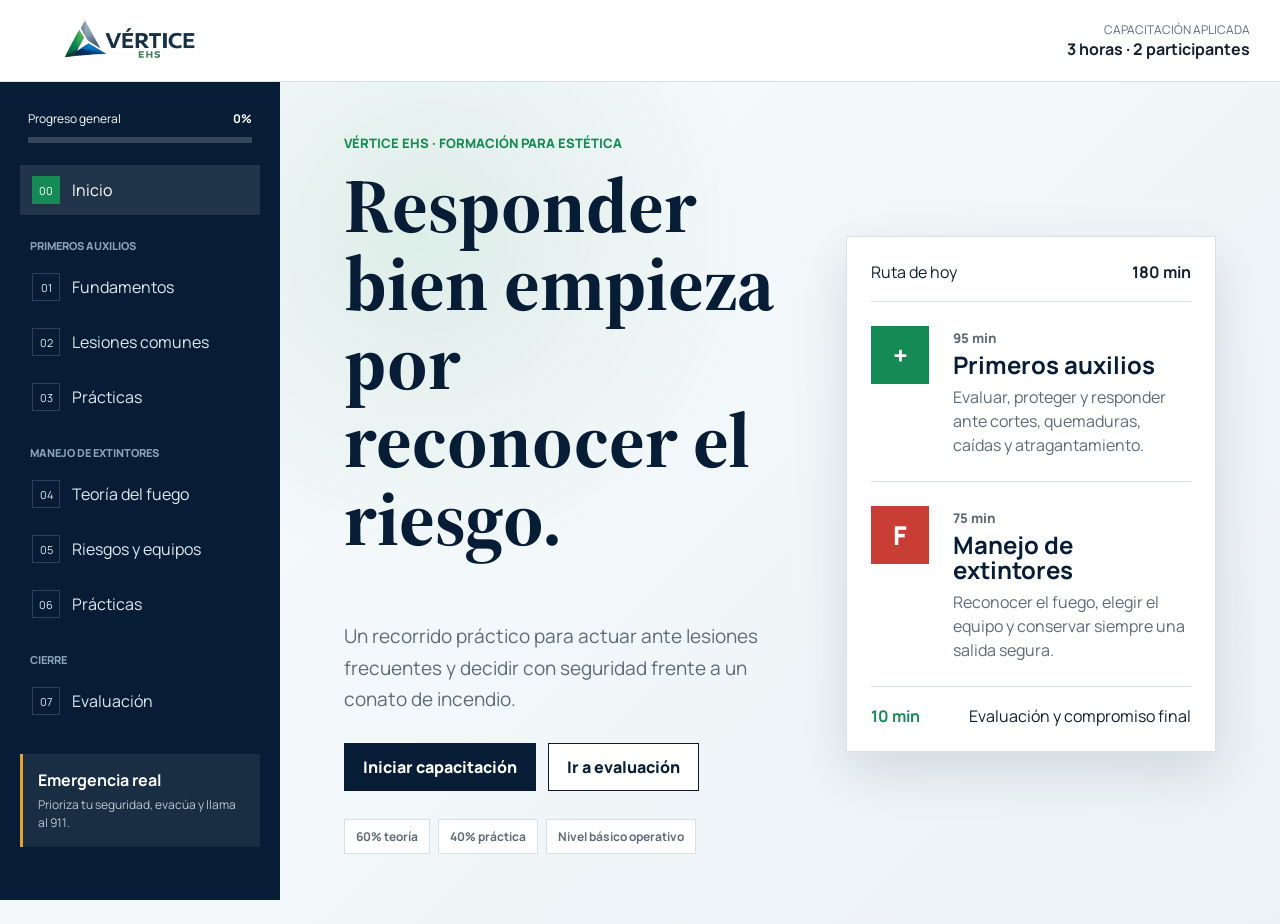
<file: index.html>
<!doctype html>
<html lang="es-MX">
<head>
  <meta charset="utf-8">
  <meta name="viewport" content="width=device-width, initial-scale=1">
  <meta name="theme-color" content="#071d35">
  <title>Vértice EHS | Primeros Auxilios y Manejo de Extintores</title>
  <meta name="description" content="Hub de capacitación Vértice EHS para primeros auxilios y manejo de extintores en una estética.">
  <link rel="preconnect" href="https://fonts.googleapis.com">
  <link rel="preconnect" href="https://fonts.gstatic.com" crossorigin>
  <link href="https://fonts.googleapis.com/css2?family=Manrope:wght@400;500;600;700;800&family=Source+Serif+4:opsz,wght@8..60,600;8..60,700&display=swap" rel="stylesheet">
  <link rel="stylesheet" href="styles.css">
</head>
<body>
  <header class="topbar">
    <a class="brand" href="#inicio" aria-label="Vértice EHS, inicio">
      <img src="assets/vertice-ehs-logo.png" alt="Vértice EHS">
    </a>
    <div class="session-meta">
      <span>Capacitación aplicada</span>
      <strong>3 horas · 2 participantes</strong>
    </div>
    <button class="menu-toggle" type="button" aria-label="Abrir menú" aria-expanded="false">☰</button>
  </header>

  <div class="app-shell">
    <aside class="course-nav" aria-label="Navegación del curso">
      <div class="nav-progress">
        <div><span>Progreso general</span><strong id="progressText">0%</strong></div>
        <div class="progress-track"><span id="progressBar"></span></div>
      </div>
      <nav>
        <button class="nav-link active" data-target="inicio"><span>00</span>Inicio</button>
        <p>Primeros auxilios</p>
        <button class="nav-link" data-target="pa-fundamentos"><span>01</span>Fundamentos</button>
        <button class="nav-link" data-target="pa-lesiones"><span>02</span>Lesiones comunes</button>
        <button class="nav-link" data-target="pa-practicas"><span>03</span>Prácticas</button>
        <p>Manejo de extintores</p>
        <button class="nav-link" data-target="ex-teoria"><span>04</span>Teoría del fuego</button>
        <button class="nav-link" data-target="ex-riesgos"><span>05</span>Riesgos y equipos</button>
        <button class="nav-link" data-target="ex-practicas"><span>06</span>Prácticas</button>
        <p>Cierre</p>
        <button class="nav-link" data-target="evaluacion"><span>07</span>Evaluación</button>
      </nav>
      <div class="emergency-note"><b>Emergencia real</b><span>Prioriza tu seguridad, evacúa y llama al 911.</span></div>
    </aside>

    <main>
      <section id="inicio" class="view active hero-view">
        <div class="hero-copy">
          <p class="kicker">Vértice EHS · Formación para estética</p>
          <h1>Responder bien empieza por reconocer el riesgo.</h1>
          <p class="lead">Un recorrido práctico para actuar ante lesiones frecuentes y decidir con seguridad frente a un conato de incendio.</p>
          <div class="hero-actions">
            <button class="primary" data-target="pa-fundamentos">Iniciar capacitación</button>
            <button class="secondary" data-target="evaluacion">Ir a evaluación</button>
          </div>
          <div class="audience-line"><span>60% teoría</span><span>40% práctica</span><span>Nivel básico operativo</span></div>
        </div>
        <div class="route-board" aria-label="Ruta de capacitación">
          <div class="route-head"><span>Ruta de hoy</span><strong>180 min</strong></div>
          <article class="route pa-route">
            <div class="route-icon">+</div>
            <div><small>95 min</small><h2>Primeros auxilios</h2><p>Evaluar, proteger y responder ante cortes, quemaduras, caídas y atragantamiento.</p></div>
          </article>
          <article class="route fire-route">
            <div class="route-icon">F</div>
            <div><small>75 min</small><h2>Manejo de extintores</h2><p>Reconocer el fuego, elegir el equipo y conservar siempre una salida segura.</p></div>
          </article>
          <div class="route-close"><b>10 min</b><span>Evaluación y compromiso final</span></div>
        </div>
      </section>

      <section id="pa-fundamentos" class="view">
        <header class="section-title"><p>Módulo 01 · 35 min</p><h2>Fundamentos y evaluación inicial</h2><span>La prioridad no es “hacer mucho”; es evitar que la situación empeore.</span></header>
        <div class="principle-grid">
          <article><b>P</b><h3>Proteger</h3><p>Observa electricidad, químicos, vidrio, calor y tránsito de personas antes de acercarte.</p></article>
          <article><b>A</b><h3>Avisar</h3><p>Pide apoyo, asigna a alguien la llamada al 911 y da ubicación, estado y riesgos.</p></article>
          <article><b>S</b><h3>Socorrer</h3><p>Actúa dentro de tu capacitación: controla sangrado, tranquiliza y vigila cambios.</p></article>
        </div>
        <div class="content-split">
          <article class="lesson-panel">
            <h3>Evaluación primaria</h3>
            <ol class="decision-list">
              <li><span>1</span><div><b>¿La escena es segura?</b><p>No te conviertas en otra víctima.</p></div></li>
              <li><span>2</span><div><b>¿Responde?</b><p>Habla fuerte, identifica cambios en conciencia.</p></div></li>
              <li><span>3</span><div><b>¿Respira normalmente?</b><p>Si no respira o solo jadea, activa 911 y RCP si estás capacitado.</p></div></li>
              <li><span>4</span><div><b>¿Hay sangrado grave?</b><p>Presión directa con material limpio y apoyo inmediato.</p></div></li>
            </ol>
          </article>
          <article class="salon-map">
            <div class="map-label">Estética · mapa de riesgos</div>
            <button class="risk-dot r1" data-tip="Tijeras y navajas: cortes y sangrado.">1</button>
            <button class="risk-dot r2" data-tip="Plancha, secadora y cera: quemaduras térmicas.">2</button>
            <button class="risk-dot r3" data-tip="Tintes y productos: irritación o salpicadura química.">3</button>
            <button class="risk-dot r4" data-tip="Cables y piso húmedo: caída y contacto eléctrico.">4</button>
            <div class="salon-scene"><span class="mirror"></span><span class="chair"></span><span class="counter"></span><span class="dryer"></span></div>
            <p id="riskTip">Selecciona un punto para revisar el riesgo.</p>
          </article>
        </div>
        <div class="red-flag"><strong>Llama al 911</strong><span>Dificultad respiratoria, pérdida de conciencia, sangrado que no cede, dolor intenso, convulsiones o quemadura extensa/profunda.</span></div>
      </section>

      <section id="pa-lesiones" class="view">
        <header class="section-title"><p>Módulo 02 · 30 min</p><h2>Lesiones comunes en una estética</h2><span>Protocolos cortos, seguros y fáciles de recordar.</span></header>
        <div class="scenario-tabs" role="tablist">
          <button class="scenario-tab active" data-scenario="corte">Corte</button>
          <button class="scenario-tab" data-scenario="quemadura">Quemadura</button>
          <button class="scenario-tab" data-scenario="quimico">Salpicadura</button>
          <button class="scenario-tab" data-scenario="caida">Caída</button>
        </div>
        <article class="scenario-detail" id="scenarioDetail"></article>
        <div class="two-columns">
          <article class="kit-panel">
            <h3>Botiquín mínimo recomendado</h3>
            <div class="kit-list">
              <label><input type="checkbox" data-progress="kit1"> Guantes desechables</label>
              <label><input type="checkbox" data-progress="kit2"> Gasas estériles y vendas</label>
              <label><input type="checkbox" data-progress="kit3"> Cinta médica y apósitos</label>
              <label><input type="checkbox" data-progress="kit4"> Solución salina / lavaojos</label>
              <label><input type="checkbox" data-progress="kit5"> Tijeras de punta roma</label>
              <label><input type="checkbox" data-progress="kit6"> Barrera para RCP y directorio de emergencias</label>
            </div>
          </article>
          <article class="dont-panel"><h3>Evita estas acciones</h3><ul><li>Hielo directo, mantequilla, pasta dental o pomadas caseras en quemaduras.</li><li>Retirar objetos incrustados o limpiar una herida profunda.</li><li>Dar alimentos o bebidas a una persona inconsciente.</li><li>Mover a alguien tras una caída fuerte si hay dolor de cuello o espalda.</li></ul></article>
        </div>
      </section>

      <section id="pa-practicas" class="view">
        <header class="section-title"><p>Módulo 03 · 30 min</p><h2>Prácticas de primeros auxilios</h2><span>Una participante ejecuta; la otra observa con el checklist. Después intercambian roles.</span></header>
        <div class="sim-grid">
          <article class="sim-card">
            <div class="sim-heading"><span>Práctica 1</span><h3>Atragantamiento consciente</h3></div>
            <div class="heimlich-visual"><div class="figure rescuer"></div><div class="figure victim"></div><div class="thrust" id="thrust"></div></div>
            <div class="ordered-actions" data-sequence="choking">
              <button data-step="1">Confirmar que no puede hablar, toser o respirar</button>
              <button data-step="2">Pedir ayuda y activar el 911</button>
              <button data-step="3">Aplicar golpes interescapulares según protocolo</button>
              <button data-step="4">Aplicar compresiones abdominales hacia adentro y arriba</button>
            </div>
            <p class="feedback" id="chokingFeedback">Selecciona el primer paso.</p>
          </article>
          <article class="sim-card">
            <div class="sim-heading"><span>Práctica 2</span><h3>Control de sangrado y vendaje</h3></div>
            <div class="bandage-visual"><div class="arm"><i></i><span></span><span></span><span></span></div></div>
            <div class="ordered-actions" data-sequence="bandage">
              <button data-step="1">Higiene de manos y guantes</button>
              <button data-step="2">Presión directa con gasa limpia</button>
              <button data-step="3">Fijar la gasa sin apretar demasiado</button>
              <button data-step="4">Revisar color, temperatura y sensibilidad</button>
            </div>
            <p class="feedback" id="bandageFeedback">Completa la secuencia correcta.</p>
          </article>
        </div>
      </section>

      <section id="ex-teoria" class="view">
        <header class="section-title"><p>Módulo 04 · 25 min</p><h2>Teoría del fuego y clases</h2><span>Para apagar un conato debes retirar al menos uno de los elementos que mantienen el fuego.</span></header>
        <div class="fire-theory">
          <div class="fire-triangle"><span class="ft heat">Calor</span><span class="ft fuel">Combustible</span><span class="ft oxygen">Oxígeno</span><b>FUEGO</b></div>
          <article class="theory-copy"><h3>¿Conato o incendio?</h3><p><b>Conato:</b> fuego inicial, pequeño y contenido, con salida libre y extintor disponible.</p><p><b>Incendio:</b> crece, produce humo intenso, alcanza techo/paredes o bloquea la salida. En ese punto se evacúa; no se combate.</p><div class="stop-rule">Si dudas, evacúa.</div></article>
        </div>
        <div class="class-grid">
          <article><b>A</b><h3>Sólidos</h3><p>Papel, cartón, textiles, cabello.</p><span>PQS ABC</span></article>
          <article><b>B</b><h3>Líquidos</h3><p>Alcohol, acetona, aerosoles.</p><span>PQS ABC o CO₂</span></article>
          <article><b>C</b><h3>Eléctrico</h3><p>Secadora, plancha, contactos.</p><span>CO₂ o PQS ABC</span></article>
          <article><b>K</b><h3>Aceites</h3><p>Aceites o grasas de cocina.</p><span>Clase K</span></article>
        </div>
      </section>

      <section id="ex-riesgos" class="view">
        <header class="section-title"><p>Módulo 05 · 25 min</p><h2>Determinación del riesgo y equipos</h2><span>La mejor respuesta contra incendio ocurre antes de que exista una llama.</span></header>
        <div class="risk-matrix">
          <article class="matrix-item high"><span>Alto</span><h3>Multicontacto saturado</h3><p>Calor, chispas y equipos de alta demanda conectados juntos.</p></article>
          <article class="matrix-item high"><span>Alto</span><h3>Aerosol cerca de calor</h3><p>Envases presurizados junto a planchas, secadoras o flama.</p></article>
          <article class="matrix-item medium"><span>Medio</span><h3>Alcohol y acetona abiertos</h3><p>Vapores inflamables, derrames y almacenamiento sin control.</p></article>
          <article class="matrix-item medium"><span>Medio</span><h3>Toallas y cabello acumulado</h3><p>Carga combustible cerca de equipos calientes.</p></article>
        </div>
        <div class="equipment-panel">
          <div class="extinguisher-shape"><span>ABC</span></div>
          <div><p class="kicker">Equipo recomendado para el local</p><h3>Extintor PQS tipo ABC, accesible y señalizado</h3><ul><li>Ubicado cerca de una salida, sin obstáculos.</li><li>Manómetro en zona operable y sello intacto.</li><li>Revisión visual mensual y mantenimiento por proveedor autorizado.</li><li>CO₂ puede complementar para equipo eléctrico, según evaluación.</li></ul></div>
        </div>
      </section>

      <section id="ex-practicas" class="view">
        <header class="section-title"><p>Módulo 06 · 25 min</p><h2>Prácticas de manejo de extintores</h2><span>Primero decide si debes combatir. Después aplica PASS con la salida siempre detrás de ti.</span></header>
        <div class="fire-practice">
          <aside class="scenario-picker"><h3>Selecciona el fuego</h3><button class="fire-choice active" data-fire="paper">Toallas y papel</button><button class="fire-choice" data-fire="solvent">Alcohol o acetona</button><button class="fire-choice" data-fire="electric">Secadora energizada</button><button class="fire-choice" data-fire="large">Fuego creciendo y humo</button></aside>
          <div class="fire-simulator">
            <div class="wind-control"><div><small>Dirección de aire</small><strong id="windLabel">Hacia la derecha</strong></div><button id="rotateWind" aria-label="Cambiar dirección del aire"><span id="windArrow">→</span></button></div>
            <div class="fire-scene"><div class="exit">SALIDA</div><div class="operator"></div><div class="spray" id="spray"></div><div class="flame" id="flame"></div></div>
            <div class="decision-output"><div><small>Decisión</small><strong id="fireDecision">Puede combatirse si es pequeño</strong></div><div><small>Equipo</small><strong id="fireEquipment">PQS ABC</strong></div></div>
            <p id="fireAdvice">Mantén la salida detrás de ti y apunta a la base.</p>
            <div class="pass-actions" data-sequence="pass"><button data-step="1">P · Quitar seguro</button><button data-step="2">A · Apuntar a la base</button><button data-step="3">S · Presionar manija</button><button data-step="4">S · Barrer lateralmente</button></div>
          </div>
        </div>
      </section>

      <section id="evaluacion" class="view">
        <header class="section-title"><p>Módulo 07 · 10 min</p><h2>Evaluación y cierre</h2><span>Ambas participantes deben responder y demostrar las prácticas.</span></header>
        <div class="evaluation-grid">
          <form id="quizForm" class="quiz">
            <label>Participante 1<input type="text" name="p1" placeholder="Nombre completo"></label>
            <label>Participante 2<input type="text" name="p2" placeholder="Nombre completo"></label>
            <fieldset><legend>1. Una clienta no puede hablar ni toser. ¿Qué corresponde?</legend><label><input type="radio" name="q1" value="0"> Dar agua y esperar</label><label><input type="radio" name="q1" value="1"> Pedir ayuda, activar 911 y aplicar protocolo de atragantamiento</label></fieldset>
            <fieldset><legend>2. ¿Qué se usa en una secadora energizada?</legend><label><input type="radio" name="q2" value="1"> CO₂ o PQS ABC; nunca agua</label><label><input type="radio" name="q2" value="0"> Agua directa a la conexión</label></fieldset>
            <fieldset><legend>3. ¿Cuándo no debe combatirse el fuego?</legend><label><input type="radio" name="q3" value="0"> Cuando el extintor está cerca</label><label><input type="radio" name="q3" value="1"> Cuando crece, hay humo intenso o la salida no está libre</label></fieldset>
            <fieldset><legend>4. ¿Qué se hace primero ante una cortadura?</legend><label><input type="radio" name="q4" value="1"> Protegerse y aplicar presión directa con material limpio</label><label><input type="radio" name="q4" value="0"> Aplicar alcohol dentro de la herida</label></fieldset>
            <button class="primary" type="submit">Calcular resultado</button>
          </form>
          <aside class="result-card"><img src="assets/vertice-ehs-logo.png" alt="Vértice EHS"><small>Resultado del equipo</small><strong id="scoreText">Pendiente</strong><p id="scoreMessage">Completen la evaluación y las demostraciones prácticas.</p><div class="final-checks"><label><input type="checkbox" data-progress="final1"> Heimlich practicado</label><label><input type="checkbox" data-progress="final2"> Vendaje practicado</label><label><input type="checkbox" data-progress="final3"> Extintor identificado</label><label><input type="checkbox" data-progress="final4"> PASS demostrado</label></div></aside>
        </div>
        <footer class="sources"><b>Referencias base</b><span>NOM-002-STPS-2010 · NOM-030-STPS-2009 · American Red Cross · NFPA 10 · OSHA</span><p>Capacitación básica interna. No sustituye certificación de RCP, atención médica ni entrenamiento de brigadas.</p></footer>
      </section>
    </main>
  </div>
  <script src="app.js"></script>
</body>
</html>
</file>
<file: styles.css>
:root{--navy:#071d35;--blue:#006bb1;--green:#158a55;--ice:#eef5f7;--white:#fff;--ink:#12202d;--muted:#5d6b77;--line:#d7e0e5;--red:#c83d34;--amber:#e7a62a;--shadow:0 18px 50px rgba(7,29,53,.13)}

*{box-sizing:border-box}
html{scroll-behavior:smooth}
body{margin:0;background:#f5f8f9;color:var(--ink);font-family:Manrope,sans-serif}
button,input{font:inherit}
button{cursor:pointer}
button:focus-visible,input:focus-visible{outline:3px solid rgba(0,107,177,.35);outline-offset:2px}
.topbar{position:sticky;top:0;z-index:20;height:82px;display:flex;align-items:center;gap:28px;padding:12px 30px;background:rgba(255,255,255,.94);border-bottom:1px solid var(--line);backdrop-filter:blur(16px)}
.brand img{display:block;width:205px;height:58px;object-fit:contain}
.session-meta{margin-left:auto;text-align:right}
.session-meta span,.session-meta strong{display:block}
.session-meta span{color:var(--muted);font-size:12px;text-transform:uppercase}
.menu-toggle{display:none;width:44px;height:44px;border:1px solid var(--line);background:white;color:var(--navy);font-size:22px}
.app-shell{display:grid;grid-template-columns:280px minmax(0,1fr);min-height:calc(100vh - 82px)}
.course-nav{position:sticky;top:82px;height:calc(100vh - 82px);padding:24px 20px;background:var(--navy);color:white;overflow-y:auto}
.nav-progress{padding:4px 8px 22px}
.nav-progress>div:first-child{display:flex;justify-content:space-between;font-size:12px}
.progress-track{height:6px;margin-top:10px;background:rgba(255,255,255,.18);overflow:hidden}
.progress-track span{display:block;width:0;height:100%;background:#2bc178;transition:width .35s ease}
.course-nav nav{display:grid;gap:5px}
.course-nav nav p{margin:18px 10px 4px;color:#89a3b9;font-size:11px;font-weight:800;text-transform:uppercase}
.nav-link{display:flex;align-items:center;gap:12px;width:100%;padding:11px 12px;border:0;background:transparent;color:#dfe9f0;text-align:left;transition:.25s ease}
.nav-link span{display:grid;width:28px;height:28px;place-items:center;border:1px solid rgba(255,255,255,.16);font-size:11px}
.nav-link:hover,.nav-link.active{background:rgba(255,255,255,.1);color:#fff}
.nav-link.active span{background:var(--green);border-color:var(--green)}
.emergency-note{margin-top:28px;padding:15px;border-left:3px solid var(--amber);background:rgba(255,255,255,.07)}
.emergency-note b,.emergency-note span{display:block}
.emergency-note span{margin-top:5px;color:#b8c9d5;font-size:12px;line-height:1.5}
main{min-width:0}
.view{display:none;min-height:calc(100vh - 82px);padding:52px clamp(24px,5vw,76px) 70px}
.view.active{display:block;animation:reveal .35s ease both}
@keyframes reveal{from{opacity:0;transform:translateY(10px)}
}
.hero-view.active{display:grid;grid-template-columns:minmax(0,1fr) minmax(370px,.82fr);align-items:center;gap:60px;background:radial-gradient(circle at 14% 18%,rgba(21,138,85,.11),transparent 30%),linear-gradient(135deg,#f8fbfc,#eaf2f5)}
.kicker,.section-title p{margin:0 0 14px;color:var(--green);font-size:13px;font-weight:800;text-transform:uppercase}
h1,h2,h3,p{margin-top:0}
h1,h2{font-family:"Source Serif 4",serif;color:var(--navy);line-height:1.02}
h1{max-width:760px;font-size:clamp(48px,6vw,82px)}
h2{font-size:clamp(36px,4.8vw,60px)}
h3{font-size:21px}
.lead{max-width:680px;color:var(--muted);font-size:19px;line-height:1.65}
.hero-actions{display:flex;gap:12px;margin:28px 0}
.primary,.secondary{min-height:48px;padding:12px 18px;border:1px solid var(--navy);font-weight:800}
.primary{background:var(--navy);color:white}
.secondary{background:white;color:var(--navy)}
.audience-line{display:flex;flex-wrap:wrap;gap:8px}
.audience-line span{padding:8px 11px;background:white;border:1px solid var(--line);color:var(--muted);font-size:12px;font-weight:700}
.route-board{padding:24px;background:white;border:1px solid var(--line);box-shadow:var(--shadow)}
.route-head,.route-close{display:flex;align-items:center;justify-content:space-between}
.route-head{padding-bottom:18px;border-bottom:1px solid var(--line)}
.route{display:grid;grid-template-columns:64px 1fr;gap:18px;padding:24px 0;border-bottom:1px solid var(--line)}
.route-icon{display:grid;width:58px;height:58px;place-items:center;color:white;background:var(--green);font-size:26px;font-weight:800}
.fire-route .route-icon{background:var(--red)}
.route small{color:var(--muted);font-weight:800}
.route h2{margin:5px 0 8px;font-family:Manrope,sans-serif;font-size:24px}
.route p{margin:0;color:var(--muted);line-height:1.5}
.route-close{padding-top:18px}
.route-close b{color:var(--green)}
.section-title{max-width:930px;margin-bottom:34px}
.section-title h2{margin-bottom:14px}
.section-title span{color:var(--muted);font-size:17px;line-height:1.6}
.principle-grid,.class-grid,.risk-matrix{display:grid;grid-template-columns:repeat(3,1fr);gap:16px}
.principle-grid article,.class-grid article,.matrix-item,.lesson-panel,.salon-map,.kit-panel,.dont-panel,.sim-card,.theory-copy,.equipment-panel,.scenario-detail,.quiz,.result-card,.scenario-picker,.fire-simulator{background:white;border:1px solid var(--line);box-shadow:0 10px 30px rgba(7,29,53,.07)}
.principle-grid article{padding:24px}
.principle-grid article>b{display:grid;width:42px;height:42px;place-items:center;background:var(--green);color:white;font-size:20px}
.principle-grid h3{margin:18px 0 7px}
.principle-grid p,.lesson-panel p,.scenario-detail p,.kit-panel,.dont-panel,.theory-copy p,.matrix-item p,.equipment-panel li,.feedback,#fireAdvice{color:var(--muted);line-height:1.55}
.content-split,.two-columns,.fire-theory,.equipment-panel,.evaluation-grid{display:grid;grid-template-columns:1fr 1fr;gap:22px;margin-top:22px}
.lesson-panel,.salon-map,.kit-panel,.dont-panel,.theory-copy,.scenario-detail,.quiz,.result-card,.scenario-picker,.fire-simulator{padding:24px}
.decision-list{display:grid;gap:14px;padding:0;list-style:none}
.decision-list li{display:grid;grid-template-columns:36px 1fr;gap:12px}
.decision-list li>span{display:grid;width:32px;height:32px;place-items:center;border:1px solid var(--line);color:var(--green);font-weight:800}
.decision-list p{margin:3px 0 0}
.salon-map{position:relative;min-height:430px;overflow:hidden;background:#dce8eb}
.map-label{position:absolute;left:18px;top:18px;z-index:2;padding:9px 12px;background:var(--navy);color:white;font-weight:800}
.salon-scene .mirror{position:absolute;right:12%;top:16%;width:32%;height:38%;border:10px solid #9aabb5;background:#edf7f8}
.chair{position:absolute;left:36%;bottom:20%;width:26%;height:30%;background:var(--navy);clip-path:polygon(12% 0,88% 0,100% 72%,74% 72%,68% 100%,57% 100%,56% 72%,44% 72%,42% 100%,31% 100%,24% 72%,0 72%)}
.counter{position:absolute;left:7%;bottom:12%;width:25%;height:22%;background:#b4c7cc}
.dryer{position:absolute;right:12%;bottom:15%;width:14%;height:20%;background:var(--red);clip-path:polygon(0 0,100% 18%,75% 50%,55% 48%,43% 100%,20% 95%,35% 42%,0 33%)}
.risk-dot{position:absolute;z-index:3;width:38px;height:38px;border:2px solid white;border-radius:50%;background:var(--red);color:white;font-weight:800;box-shadow:0 0 0 6px rgba(200,61,52,.18)}
.r1{left:18%;top:38%}
.r2{right:12%;top:55%}
.r3{left:13%;bottom:9%}
.r4{right:36%;bottom:12%}
.salon-map>p{position:absolute;z-index:4;right:18px;bottom:18px;left:18px;margin:0;padding:13px 15px;background:rgba(7,29,53,.94);color:white;font-size:13px}
.red-flag{display:grid;grid-template-columns:170px 1fr;gap:20px;margin-top:22px;padding:18px 22px;background:#fff1ef;border-left:5px solid var(--red)}
.red-flag strong{color:var(--red)}
.scenario-tabs{display:flex;flex-wrap:wrap;gap:8px}
.scenario-tab{padding:11px 15px;border:1px solid var(--line);background:white;color:var(--navy);font-weight:800}
.scenario-tab.active{background:var(--navy);color:white}
.scenario-detail{min-height:210px;margin-top:12px}
.scenario-detail h3{color:var(--navy)}
.protocol-steps{display:grid;grid-template-columns:repeat(4,1fr);gap:12px;margin-top:20px}
.protocol-steps div{padding:14px;background:var(--ice)}
.protocol-steps b{display:block;margin-bottom:5px;color:var(--green)}
.kit-list,.final-checks{display:grid;gap:11px}
.kit-list label,.final-checks label{display:flex;gap:10px;align-items:flex-start}
.dont-panel{border-top:4px solid var(--red)}
.dont-panel li{margin-bottom:11px;color:var(--muted);line-height:1.5}
.sim-grid{display:grid;grid-template-columns:1fr 1fr;gap:22px}
.sim-card{padding:24px}
.sim-heading span{color:var(--green);font-size:12px;font-weight:800;text-transform:uppercase}
.sim-heading h3{margin:6px 0}
.heimlich-visual,.bandage-visual,.fire-scene{position:relative;height:240px;margin:18px 0;overflow:hidden;background:var(--ice);border:1px solid var(--line)}
.figure{position:absolute;bottom:26px;width:90px;height:135px;border-radius:42px 42px 12px 12px;border:3px solid var(--navy)}
.figure:before{content:"";position:absolute;left:20px;top:-47px;width:44px;height:44px;border:3px solid var(--navy);border-radius:50%;background:#e5b99a}
.rescuer{left:34%;background:var(--green)}
.victim{left:48%;background:var(--blue)}
.thrust{position:absolute;left:50%;top:48%;width:78px;height:16px;background:var(--amber);opacity:0;transform:rotate(-28deg)}
.thrust.animate{animation:thrust .65s ease 4}
@keyframes thrust{50%{opacity:1;transform:translate(20px,-18px) rotate(-28deg)}
}
.arm{position:absolute;left:50%;top:50%;width:72%;height:74px;border:3px solid var(--navy);border-radius:40px;background:#e5b99a;transform:translate(-50%,-50%) rotate(-6deg)}
.arm i{position:absolute;left:48%;top:23px;width:25px;height:25px;background:var(--red);transform:rotate(45deg)}
.arm span{position:absolute;top:4px;width:20px;height:62px;background:rgba(21,138,85,.65);opacity:0;transform:rotate(17deg)}
.arm span:nth-of-type(1){left:40%}
.arm span:nth-of-type(2){left:51%}
.arm span:nth-of-type(3){left:62%}
.arm span.show{opacity:1}
.ordered-actions,.pass-actions{display:grid;gap:9px}
.ordered-actions button,.pass-actions button{padding:11px 13px;border:1px solid var(--line);background:white;color:var(--navy);text-align:left}
.ordered-actions button.done,.pass-actions button.done{border-color:var(--green);background:#e8f6ee;color:#0b6840}
.ordered-actions button.wrong{border-color:var(--red);background:#fff1ef}
.feedback{margin:14px 0 0;font-size:13px}
.fire-theory{align-items:center}
.fire-triangle{position:relative;min-height:400px;background:linear-gradient(145deg,#102d49,#071d35);clip-path:polygon(50% 3%,97% 94%,3% 94%);color:white}
.fire-triangle b{position:absolute;left:50%;top:57%;transform:translate(-50%,-50%);font-size:28px}
.ft{position:absolute;font-weight:800}
.heat{left:50%;top:12%;transform:translateX(-50%)}
.fuel{left:12%;bottom:10%}
.oxygen{right:10%;bottom:10%}
.stop-rule{margin-top:18px;padding:14px;background:#fff1ef;color:var(--red);font-weight:800}
.class-grid{grid-template-columns:repeat(4,1fr);margin-top:24px}
.class-grid article{padding:22px;border-top:5px solid var(--green)}
.class-grid article>b{font-family:"Source Serif 4",serif;color:var(--navy);font-size:50px}
.class-grid h3{margin:0 0 6px}
.class-grid p{min-height:46px;color:var(--muted)}
.class-grid span{font-size:12px;font-weight:800;color:var(--green)}
.risk-matrix{grid-template-columns:repeat(2,1fr)}
.matrix-item{padding:22px;border-left:5px solid var(--amber)}
.matrix-item.high{border-left-color:var(--red)}
.matrix-item>span{color:var(--red);font-size:11px;font-weight:800;text-transform:uppercase}
.matrix-item h3{margin:8px 0}
.equipment-panel{grid-template-columns:210px 1fr;align-items:center}
.extinguisher-shape{position:relative;width:120px;height:230px;margin:auto;border-radius:40px 40px 18px 18px;background:var(--red);box-shadow:inset -18px 0 0 rgba(0,0,0,.1)}
.extinguisher-shape:before{content:"";position:absolute;left:38px;top:-24px;width:44px;height:34px;background:var(--navy)}
.extinguisher-shape span{position:absolute;left:50%;top:46%;transform:translate(-50%,-50%);padding:9px;background:white;color:var(--red);font-weight:800}
.fire-practice{display:grid;grid-template-columns:250px 1fr;gap:20px}
.scenario-picker{align-self:start;display:grid;gap:9px}
.scenario-picker button{padding:12px;border:1px solid var(--line);background:white;color:var(--navy);text-align:left}
.scenario-picker button.active{background:var(--navy);color:white}
.wind-control,.decision-output{display:flex;justify-content:space-between;align-items:center;gap:18px}
.wind-control small,.decision-output small{display:block;color:var(--muted);font-size:11px;text-transform:uppercase}
.wind-control button{display:grid;width:52px;height:52px;place-items:center;border:0;background:var(--amber);font-size:28px}
.fire-scene{height:300px;background:linear-gradient(#dde8eb 70%,#b6c7ca 70%)}
.exit{position:absolute;left:16px;bottom:16px;padding:10px;background:var(--green);color:white;font-weight:800}
.operator{position:absolute;left:30%;bottom:38px;width:44px;height:112px;background:var(--navy)}
.operator:before{content:"";position:absolute;left:4px;top:-36px;width:36px;height:36px;border-radius:50%;background:#e5b99a}
.operator:after{content:"";position:absolute;right:-34px;top:34px;width:48px;height:11px;background:var(--navy);transform:rotate(-8deg)}
.flame{position:absolute;right:23%;bottom:35px;width:84px;height:125px;background:var(--red);clip-path:polygon(50% 0,76% 32%,92% 63%,75% 100%,25% 100%,8% 62%,30% 30%);box-shadow:0 0 0 16px rgba(231,166,42,.45);animation:flicker .8s ease-in-out infinite alternate}
.flame.low{transform:scale(.7);opacity:.65}
.flame.out{opacity:0}
.spray{position:absolute;left:calc(30% + 58px);bottom:98px;width:0;height:40px;background:rgba(255,255,255,.75);clip-path:polygon(0 40%,100% 0,100% 100%,0 60%);transition:width .35s}
.spray.on{width:260px}
@keyframes flicker{to{transform:scaleX(.9) translateY(6px)}
}
.decision-output{display:grid;grid-template-columns:1fr 1fr;margin:16px 0}
.decision-output>div{padding:13px;background:var(--ice)}
.pass-actions{grid-template-columns:repeat(4,1fr)}
.quiz{display:grid;gap:15px}
.quiz>label{display:grid;gap:6px;font-weight:700}
.quiz input[type=text]{min-height:44px;padding:9px 11px;border:1px solid var(--line)}
fieldset{display:grid;gap:8px;padding:15px;border:1px solid var(--line)}
legend{padding:0 6px;font-weight:800}
.result-card{align-self:start;position:sticky;top:105px;border-top:5px solid var(--green)}
.result-card img{width:180px;height:54px;object-fit:contain}
.result-card small,.result-card strong{display:block}
.result-card small{margin-top:28px;color:var(--muted);text-transform:uppercase}
.result-card strong{margin:8px 0;font-family:"Source Serif 4",serif;color:var(--navy);font-size:54px}
.sources{margin-top:30px;padding-top:20px;border-top:1px solid var(--line);color:var(--muted);font-size:12px}
.sources b,.sources span{display:block}
.sources p{margin-top:8px}
.sources b{color:var(--navy)}
@media(max-width:1050px){.app-shell{grid-template-columns:230px minmax(0,1fr)}
.hero-view.active,.content-split,.fire-theory,.evaluation-grid{grid-template-columns:1fr}
.class-grid{grid-template-columns:repeat(2,1fr)}
.result-card{position:static}
.protocol-steps{grid-template-columns:repeat(2,1fr)}
}
@media(max-width:760px){.topbar{height:72px;padding:9px 14px}
.brand img{width:158px}
.session-meta{display:none}
.menu-toggle{display:block;margin-left:auto}
.app-shell{display:block}
.course-nav{position:fixed;z-index:15;top:72px;left:0;width:280px;height:calc(100vh - 72px);transform:translateX(-100%);transition:transform .3s}
.course-nav.open{transform:translateX(0)}
.view{min-height:calc(100vh - 72px);padding:34px 16px 60px}
.hero-view.active,.sim-grid,.two-columns,.fire-practice,.equipment-panel{grid-template-columns:1fr}
.principle-grid,.risk-matrix{grid-template-columns:1fr}
.class-grid{grid-template-columns:1fr 1fr}
.protocol-steps,.pass-actions{grid-template-columns:1fr}
.hero-actions{flex-direction:column}
.hero-actions button{width:100%}
h1{font-size:44px}
.fire-triangle{min-height:320px}
.red-flag{grid-template-columns:1fr}
.result-card strong{font-size:44px}
}
@media(prefers-reduced-motion:reduce){*{scroll-behavior:auto!important;animation:none!important;transition:none!important}
}

@media(max-width:760px){
  html,body{width:100%;max-width:100%;overflow-x:hidden}
  main{width:100%;max-width:100vw;overflow-x:hidden}
  .view{min-width:0;overflow-x:hidden}
  .hero-view.active{width:100%;max-width:100vw}
  .hero-view.active,.sim-grid,.two-columns,.fire-practice,.equipment-panel{grid-template-columns:minmax(0,1fr)}
  .hero-copy,.route-board,.route>div{width:100%;min-width:0;max-width:100%}
  h1{font-size:42px;overflow-wrap:anywhere}
  .route{grid-template-columns:48px minmax(0,1fr);gap:12px}
  .route-icon{width:44px;height:44px}
  .route h2{font-size:21px;overflow-wrap:anywhere}
  .route-board{padding:18px}
  .route-head strong{white-space:nowrap}
}
</file>
